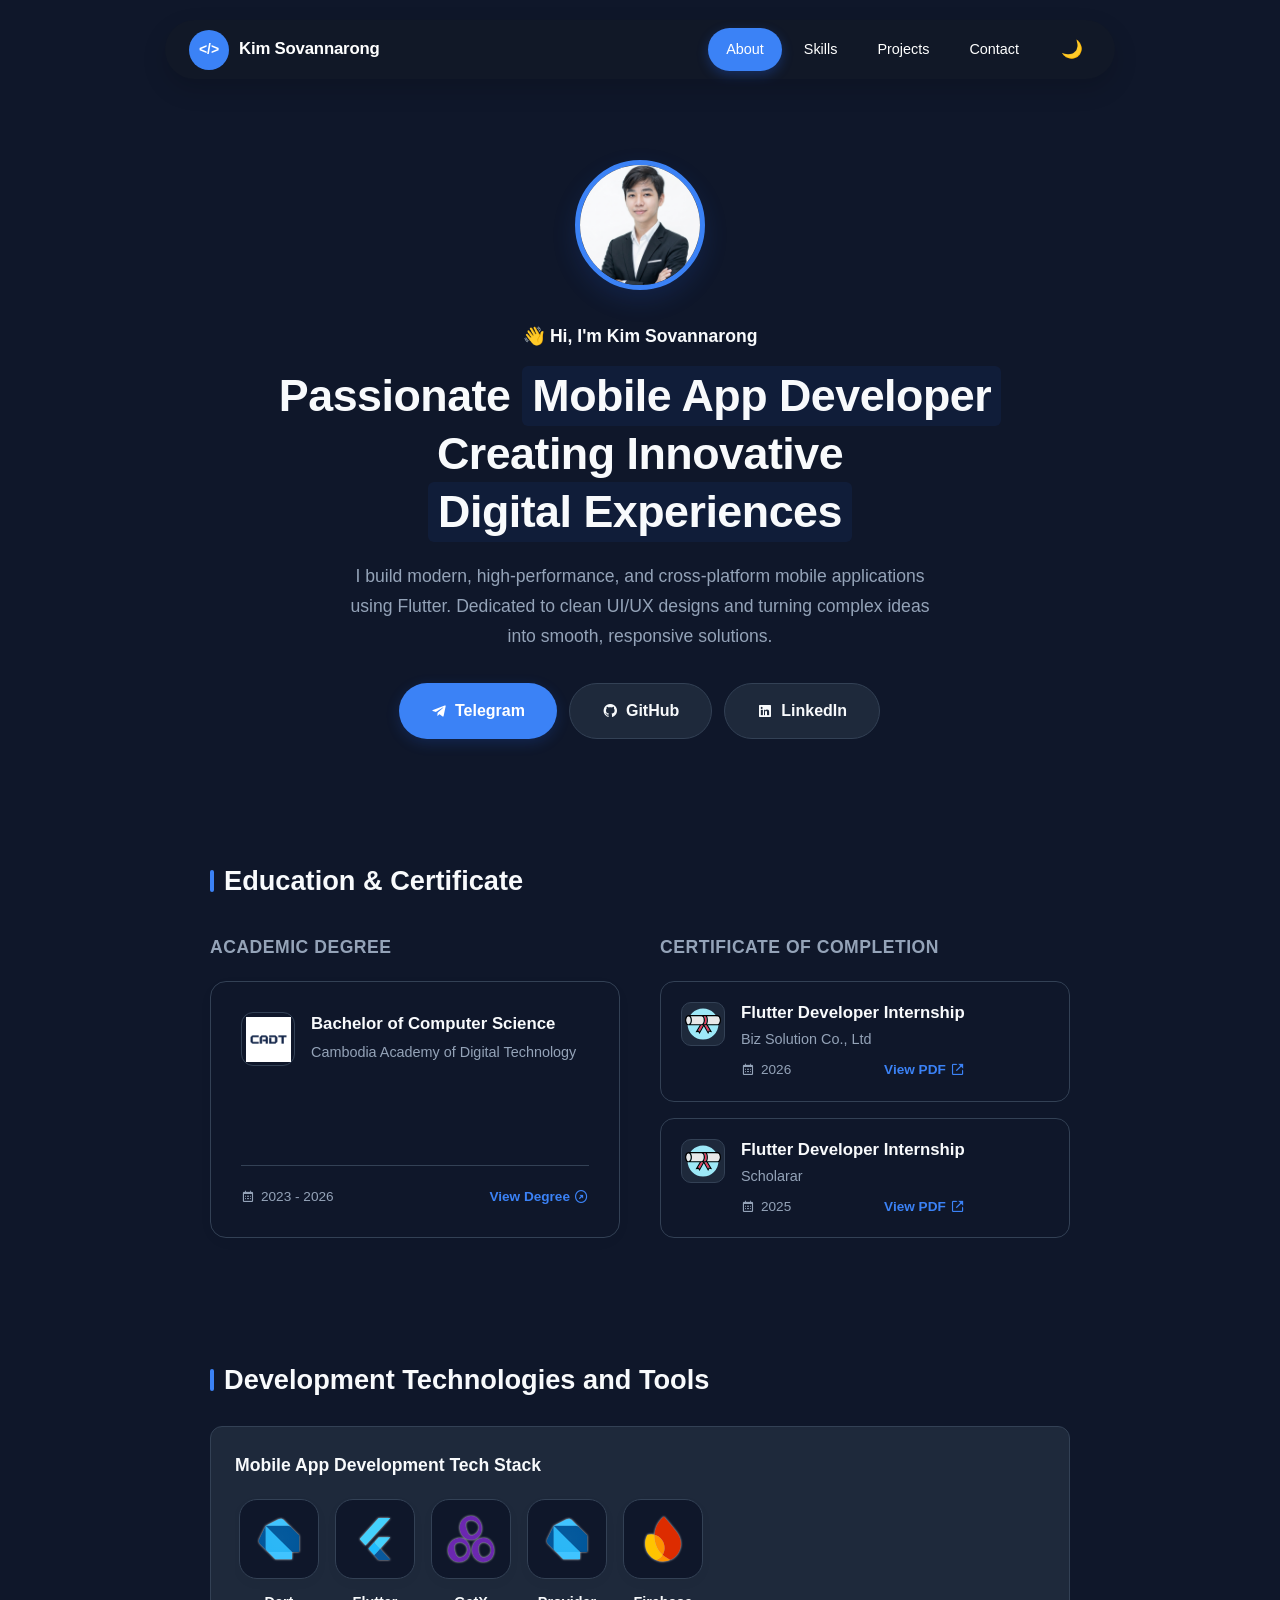
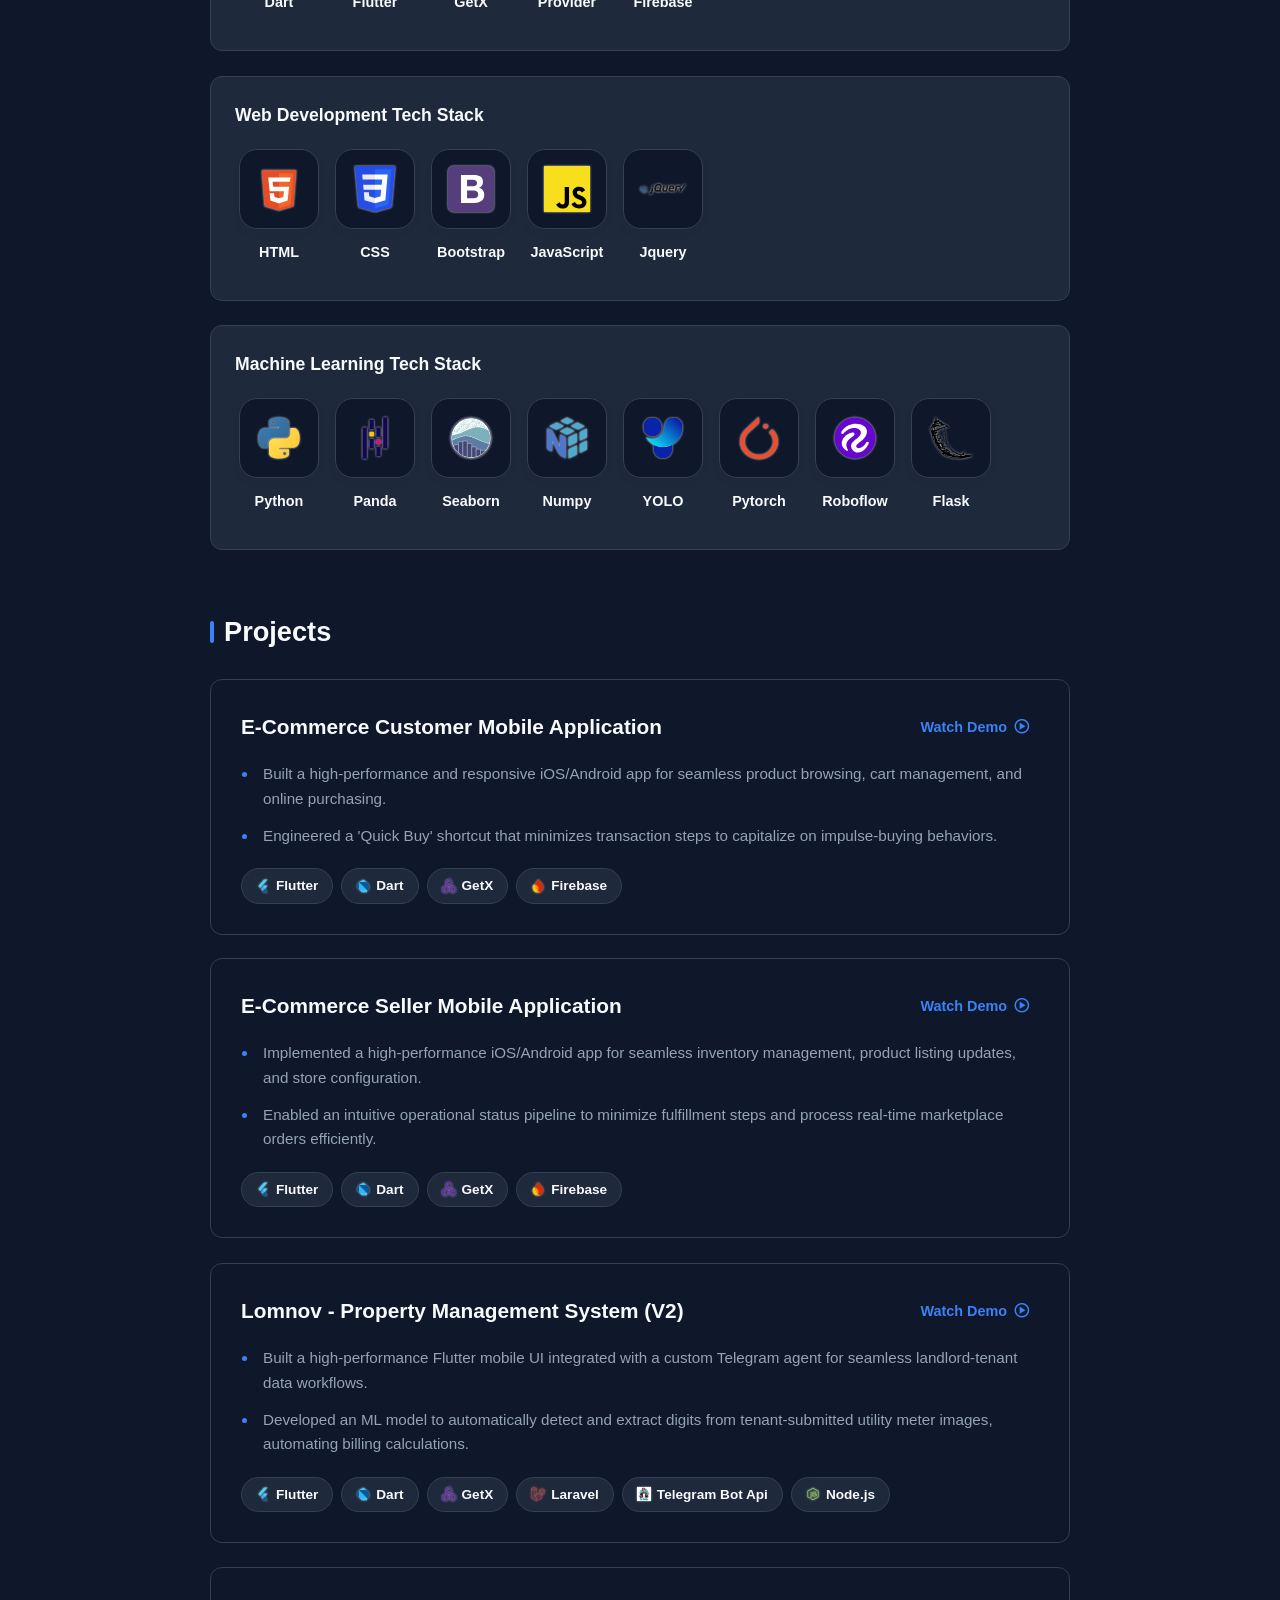
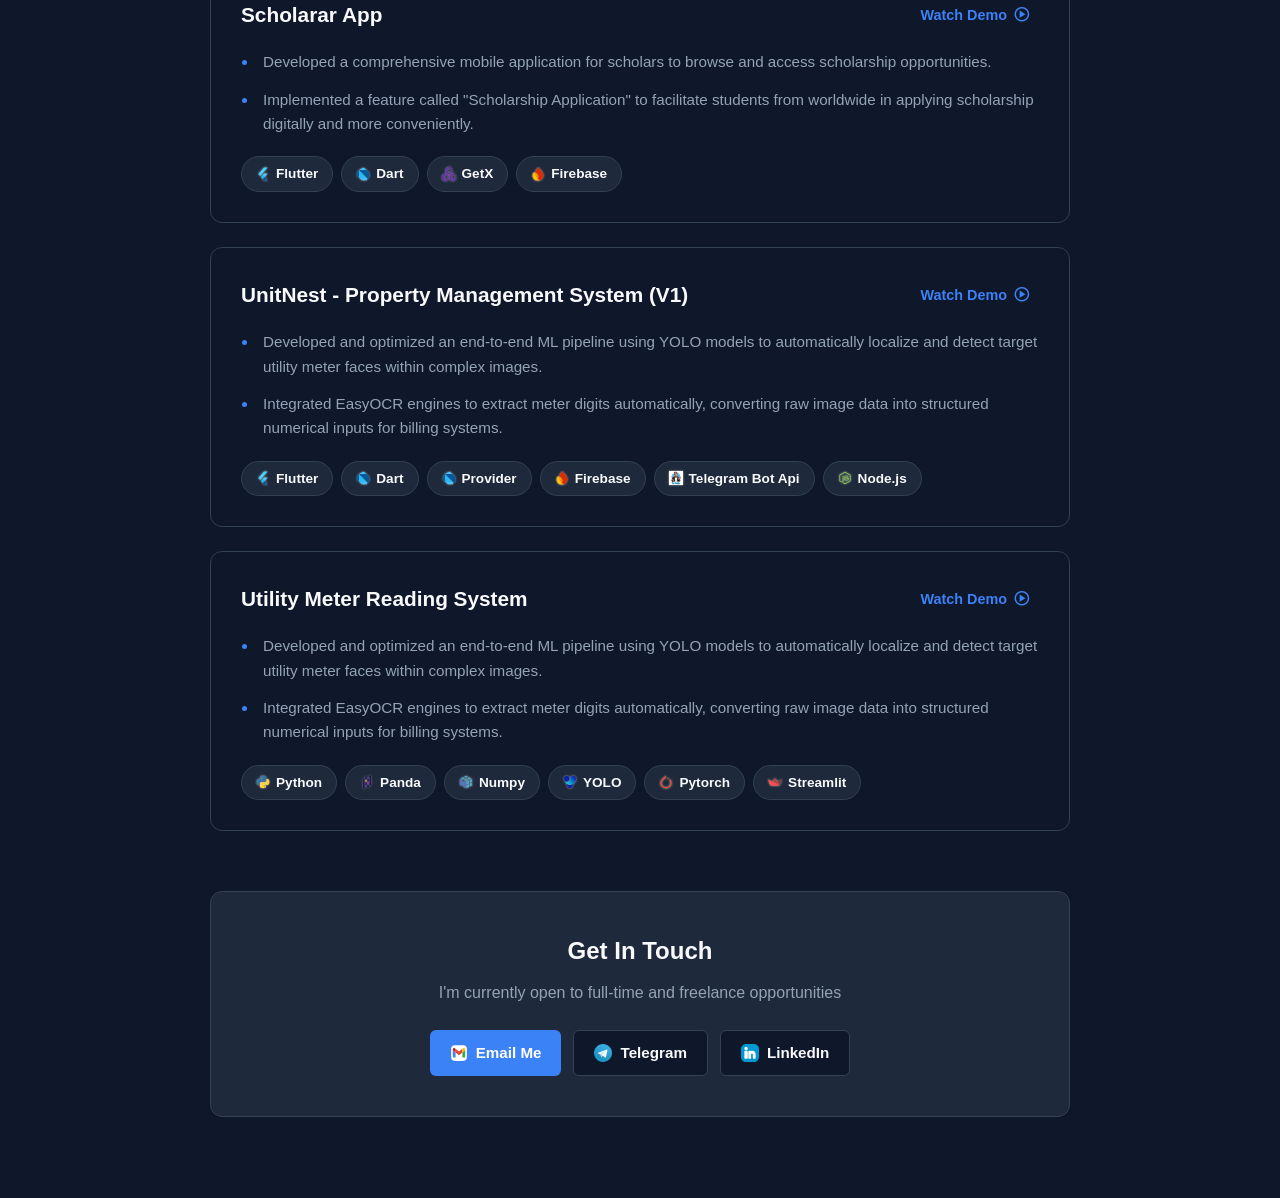
<file: index.html>
<!DOCTYPE html>
<html lang="en" data-theme="dark">

<head>
    <meta charset="UTF-8">
    <meta name="viewport" content="width=device-width, initial-scale=1.0">
    <title>Portfolio | Flutter Developer & ML Engineer</title>

    <link href="https://unpkg.com/boxicons@2.1.4/css/boxicons.min.css" rel="stylesheet">
    <link rel="stylesheet" href="style.css">
</head>

<body>

    <div class="nav-wrapper">
        <nav class="navbar">
            <a href="#home" class="nav-logo">
                <div class="logo-container">
                    <span class="logo-icon">&lt;/&gt;</span>
                    <span class="logo-text">Kim Sovannarong</span>
                </div>
            </a>

            <button class="hamburger-toggle" id="hamburgerToggle" aria-label="Toggle navigation menu">
                <span class="bar"></span>
                <span class="bar"></span>
                <span class="bar"></span>
            </button>

            <div class="nav-interactive-group" id="navMenu">
                <div class="nav-group">
                    <a href="#about" class="nav-item">About</a>
                    <a href="#skills" class="nav-item">Skills</a>
                    <a href="#projects" class="nav-item">Projects</a>
                    <a href="#contact" class="nav-item">Contact</a>
                </div>
                
                <button class="theme-toggle" id="themeBtn">🌙</button>
            </div>
        </nav>
    </div>

    <div class="container">
        <header id="about" class="section-target">
            <div class="hero-layout-centered">
                <div class="image-pane-centered animate-fade-up">
                    <img src="assets/logo/profile.png" alt="Kim Sovannarong" class="profile-circle">
                </div>

                <div class="greeting-badge reveal-horizontal slide-left">
                    👋 Hi, I'm Kim Sovannarong
                </div>

                <h1 class="headline-centered reveal-horizontal slide-left">
                    Passionate <span class="highlight-text">Mobile App Developer</span> <br>
                    Creating Innovative <span class="highlight-text">Digital Experiences</span>
                </h1>

                <p class="bio-centered reveal-horizontal slide-left delay-1">
                    I build modern, high-performance, and cross-platform mobile applications using Flutter.
                    Dedicated to clean UI/UX designs and turning complex ideas into smooth, responsive solutions.
                </p>

                <div class="action-centered reveal-horizontal slide-left delay-3">
                    <a href="https://t.me/RongRong26" target="_blank" class="btn btn-primary">
                        <i class="bx bxl-telegram"></i> Telegram
                    </a>
                    <a href="https://github.com/kimsovannarong" target="_blank" class="btn btn-secondary">
                        <i class="bx bxl-github"></i> GitHub
                    </a>
                    <a href="https://linkedin.com/in/kimsovannarong" target="_blank" class="btn btn-secondary">
                        <i class="bx bxl-linkedin-square"></i> LinkedIn
                    </a>
                </div>
            </div>
        </header>

        <section class="certifications-section" id="credentials">
            <h2 class="section-title reveal-horizontal slide-left">Education & Certificate</h2>
            <div class="cert-grid">
                <div class="cert-column-left reveal-horizontal slide-left">
                    <h3 class="column-subtitle">Academic Degree</h3>
                    <div class="degree-card">
                        <div class="degree-main-content">
                            <div class="degree-header">
                                <div class="institution-logo">
                                    <img src="assets/logo/cadt-logo.png" alt="University Logo" class="btn-img">
                                </div>
                                <div class="degree-title-block">
                                    <h4>Bachelor of Computer Science</h4>
                                    <span class="institution-name">Cambodia Academy of Digital Technology</span>
                                </div>
                            </div>
                        </div>

                        <div class="degree-footer">
                            <span class="cert-date"><i class="bx bx-calendar"></i> 2023 - 2026</span>
                            <a href="assets/certificates/bachelor-degree.pdf" target="_blank"
                                class="cert-view-link pdf-action-btn" data-available="false"
                                onclick="if(this.getAttribute('data-available') === 'false') { return false; }">
                                View Degree <i class="bx bx-right-top-arrow-circle"></i>
                            </a>
                        </div>
                    </div>
                </div>

                <div class="cert-column-right reveal-horizontal slide-left">
                    <h3 class="column-subtitle">Certificate of Completion</h3>
                    <div class="cert-stack">
                        <div class="mini-cert-card">
                            <div class="mini-cert-icon">
                                <img src="assets/logo/certificate-logo.svg" alt="Company Logo" class="btn-cert-img">
                            </div>
                            <div class="mini-cert-info">
                                <h5>Flutter Developer Internship</h5>
                                <p class="issuer-name">Biz Solution Co., Ltd</p>
                                <div class="mini-cert-footer">
                                    <span class="cert-date"><i class="bx bx-calendar"></i> 2026</span>
                                    <a href="assets/certificate/Biz-certi.pdf" target="_blank"
                                        class="cert-view-link pdf-action-btn" data-available="true">
                                        View PDF <i class="bx bx-link-external"></i>
                                    </a>
                                </div>
                            </div>
                        </div>

                        <div class="mini-cert-card">
                            <div class="mini-cert-icon">
                                <img src="assets/logo/certificate-logo.svg" alt="Certificate Logo" class="btn-cert-img">
                            </div>
                            <div class="mini-cert-info">
                                <h5>Flutter Developer Internship</h5>
                                <p class="issuer-name">Scholarar</p>
                                <div class="mini-cert-footer">
                                    <span class="cert-date"><i class="bx bx-calendar"></i> 2025</span>
                                    <a href="assets/certificate/scholarar_certi.png" target="_blank"
                                        class="cert-view-link pdf-action-btn" data-available="true">
                                        View PDF <i class="bx bx-link-external"></i>
                                    </a>
                                </div>
                            </div>
                        </div>
                    </div>
                </div>
            </div>
        </section>

        <section id="skills" class="section-target">
            <h2 class="reveal-horizontal slide-left">Development Technologies and Tools</h2>
            <div class="skills-container">
                
                <div class="skill-category-card reveal-horizontal slide-left">
                    <h3>Mobile App Development Tech Stack</h3>
                    <div class="scroll-track">
                        <div class="tech-box"><div class="logo-wrapper"><img src="assets/logo/dart-logo.svg" alt="Dart"></div><span class="tech-label">Dart</span></div>
                        <div class="tech-box"><div class="logo-wrapper"><img src="assets/logo/Google-flutter-logo.svg" alt="Flutter"></div><span class="tech-label">Flutter</span></div>
                        <div class="tech-box"><div class="logo-wrapper"><img src="assets/logo/GetX-logo.svg" alt="GetX"></div><span class="tech-label">GetX</span></div>
                        <div class="tech-box"><div class="logo-wrapper"><img src="assets/logo/dart-logo.svg" alt="Provider"></div><span class="tech-label">Provider</span></div>
                        <div class="tech-box"><div class="logo-wrapper"><img src="assets/logo/firebase-logo.svg" alt="Firebase"></div><span class="tech-label">Firebase</span></div>
                    </div>
                </div>

                <div class="skill-category-card reveal-horizontal slide-left">
                    <h3>Web Development Tech Stack</h3>
                    <div class="scroll-track">
                        <div class="tech-box"><div class="logo-wrapper"><img src="assets/logo/html-logo.svg" alt="HTML"></div><span class="tech-label">HTML</span></div>
                        <div class="tech-box"><div class="logo-wrapper"><img src="assets/logo/css-logo.svg" alt="CSS"></div><span class="tech-label">CSS</span></div>
                        <div class="tech-box"><div class="logo-wrapper"><img src="assets/logo/bootstrap-logo.svg" alt="Bootstrap"></div><span class="tech-label">Bootstrap</span></div>
                        <div class="tech-box"><div class="logo-wrapper"><img src="assets/logo/js-logo.svg" alt="JavaScript"></div><span class="tech-label">JavaScript</span></div>
                        <div class="tech-box"><div class="logo-wrapper"><img src="assets/logo/jquery-logo.svg" alt="Jquery"></div><span class="tech-label">Jquery</span></div>
                    </div>
                </div>

                <div class="skill-category-card reveal-horizontal slide-left">
                    <h3>Machine Learning Tech Stack</h3>
                    <div class="scroll-track">
                        <div class="tech-box"><div class="logo-wrapper"><img src="assets/logo/python-logo.svg" alt="Python"></div><span class="tech-label">Python</span></div>
                        <div class="tech-box"><div class="logo-wrapper"><img src="assets/logo/panda-logo.svg" alt="Panda"></div><span class="tech-label">Panda</span></div>
                        <div class="tech-box"><div class="logo-wrapper"><img src="assets/logo/seaborn-logo.svg" alt="Seaborn"></div><span class="tech-label">Seaborn</span></div>
                        <div class="tech-box"><div class="logo-wrapper"><img src="assets/logo/numpy-logo.svg" alt="Numpy"></div><span class="tech-label">Numpy</span></div>
                        <div class="tech-box"><div class="logo-wrapper"><img src="assets/logo/ultralyticsYOLO-logo.svg" alt="YOLO"></div><span class="tech-label">YOLO</span></div>
                        <div class="tech-box"><div class="logo-wrapper"><img src="assets/logo/pytorch-logo.svg" alt="Pytorch"></div><span class="tech-label">Pytorch</span></div>
                        <div class="tech-box"><div class="logo-wrapper"><img src="assets/logo/roboflow-logo.svg" alt="Roboflow"></div><span class="tech-label">Roboflow</span></div>
                        <div class="tech-box"><div class="logo-wrapper"><img src="assets/logo/flask-logo.svg" alt="Flask"></div><span class="tech-label">Flask</span></div>
                    </div>
                </div>
            </div>
        </section>

        <section id="projects" class="section-target">
            <h2 class="reveal-horizontal slide-left">Projects</h2>
            <div class="project-list">
                
                <div class="project-card reveal-horizontal slide-left">
                    <div class="project-header">
                        <div class="project-title">E-Commerce Customer Mobile Application</div>
                        <div class="project-links">
                            <button class="video-demo-btn" onclick="openVideoModal('https://www.youtube.com/embed/w0lxbeQW6gk?si=mCLv0cQkKJNId5C-')">
                                Watch Demo <i class="bx bx-play-circle"></i>
                            </button>
                        </div>
                    </div>
                    <ul class="project-description-list">
                        <li>Built a high-performance and responsive iOS/Android app for seamless product browsing, cart management, and online purchasing.</li>
                        <li>Engineered a 'Quick Buy' shortcut that minimizes transaction steps to capitalize on impulse-buying behaviors.</li>
                    </ul>
                    <div class="project-tags">
                        <span class="tag"><img src="assets/logo/Google-flutter-logo.svg" alt="Flutter" class="tag-icon"> Flutter</span>
                        <span class="tag"><img src="assets/logo/dart-logo.svg" alt="Dart" class="tag-icon"> Dart</span>
                        <span class="tag"><img src="assets/logo/GetX-logo.svg" alt="GetX" class="tag-icon"> GetX</span>
                        <span class="tag"><img src="assets/logo/firebase-logo.svg" alt="Firebase" class="tag-icon"> Firebase</span>
                    </div>
                </div>

                <div class="project-card reveal-horizontal slide-left">
                    <div class="project-header">
                        <div class="project-title">E-Commerce Seller Mobile Application</div>
                        <div class="project-links">
                            <button class="video-demo-btn" onclick="openVideoModal('https://www.youtube.com/embed/GGaX2WTSpHs?si=vc0wcoK5Y6s4qBen')">
                                Watch Demo <i class="bx bx-play-circle"></i>
                            </button>
                        </div>
                    </div>
                    <ul class="project-description-list">
                        <li>Implemented a high-performance iOS/Android app for seamless inventory management, product listing updates, and store configuration.</li>
                        <li>Enabled an intuitive operational status pipeline to minimize fulfillment steps and process real-time marketplace orders efficiently.</li>
                    </ul>
                    <div class="project-tags">
                        <span class="tag"><img src="assets/logo/Google-flutter-logo.svg" alt="Flutter" class="tag-icon"> Flutter</span>
                        <span class="tag"><img src="assets/logo/dart-logo.svg" alt="Dart" class="tag-icon"> Dart</span>
                        <span class="tag"><img src="assets/logo/GetX-logo.svg" alt="GetX" class="tag-icon"> GetX</span>
                        <span class="tag"><img src="assets/logo/firebase-logo.svg" alt="Firebase" class="tag-icon"> Firebase</span>
                    </div>
                </div>

                <div class="project-card reveal-horizontal slide-left">
                    <div class="project-header">
                        <div class="project-title">Lomnov - Property Management System (V2)</div>
                        <div class="project-links">
                            <button class="video-demo-btn" onclick="openVideoModal('https://www.youtube.com/embed/FrFkANKgZGY?si=7liMlDWf-g3NUESZ')">
                                Watch Demo <i class="bx bx-play-circle"></i>
                            </button>
                        </div>
                    </div>
                    <ul class="project-description-list">
                        <li>Built a high-performance Flutter mobile UI integrated with a custom Telegram agent for seamless landlord-tenant data workflows.</li>
                        <li>Developed an ML model to automatically detect and extract digits from tenant-submitted utility meter images, automating billing calculations.</li>
                    </ul>
                    <div class="project-tags">
                        <span class="tag"><img src="assets/logo/Google-flutter-logo.svg" alt="Flutter" class="tag-icon"> Flutter</span>
                        <span class="tag"><img src="assets/logo/dart-logo.svg" alt="Dart" class="tag-icon"> Dart</span>
                        <span class="tag"><img src="assets/logo/GetX-logo.svg" alt="GetX" class="tag-icon"> GetX</span>
                        <span class="tag"><img src="assets/logo/laravel-logo.svg" alt="Laravel" class="tag-icon"> Laravel</span>
                        <span class="tag"><img src="assets/logo/telegramBot-logo.svg" alt="Telegram Bot Api" class="tag-icon"> Telegram Bot Api</span>
                        <span class="tag"><img src="assets/logo/Node-logo.svg" alt="Node.js" class="tag-icon"> Node.js</span>
                    </div>
                </div>

                <div class="project-card reveal-horizontal slide-left">
                    <div class="project-header">
                        <div class="project-title">Scholarar App</div>
                        <div class="project-links">
                            <button class="video-demo-btn" onclick="openVideoModal('https://www.youtube.com/embed/oC0pljoUJJY?si=qQx_wf2zM-i3mXvL')">
                                Watch Demo <i class="bx bx-play-circle"></i>
                            </button>
                        </div>
                    </div>
                    <ul class="project-description-list">
                        <li>Developed a comprehensive mobile application for scholars to browse and access scholarship opportunities.</li>
                        <li>Implemented a feature called "Scholarship Application" to facilitate students from worldwide in applying scholarship digitally and more conveniently.</li>
                    </ul>
                    <div class="project-tags">
                        <span class="tag"><img src="assets/logo/Google-flutter-logo.svg" alt="Flutter" class="tag-icon"> Flutter</span>
                        <span class="tag"><img src="assets/logo/dart-logo.svg" alt="Dart" class="tag-icon"> Dart</span>
                        <span class="tag"><img src="assets/logo/GetX-logo.svg" alt="GetX" class="tag-icon"> GetX</span>
                        <span class="tag"><img src="assets/logo/firebase-logo.svg" alt="Firebase" class="tag-icon"> Firebase</span>
                    </div>
                </div>

                <div class="project-card reveal-horizontal slide-left">
                    <div class="project-header">
                        <div class="project-title">UnitNest - Property Management System (V1)</div>
                        <div class="project-links">
                            <button class="video-demo-btn" onclick="openVideoModal('https://www.youtube.com/embed/Kbxnub0kZTQ?si=lbGGmRAD9B3LKmHt')">
                                Watch Demo <i class="bx bx-play-circle"></i>
                            </button>
                        </div>
                    </div>
                    <ul class="project-description-list">
                        <li>Developed and optimized an end-to-end ML pipeline using YOLO models to automatically localize and detect target utility meter faces within complex images.</li>
                        <li>Integrated EasyOCR engines to extract meter digits automatically, converting raw image data into structured numerical inputs for billing systems.</li>
                    </ul>
                    <div class="project-tags">
                        <span class="tag"><img src="assets/logo/Google-flutter-logo.svg" alt="Flutter" class="tag-icon"> Flutter</span>
                        <span class="tag"><img src="assets/logo/dart-logo.svg" alt="Dart" class="tag-icon"> Dart</span>
                        <span class="tag"><img src="assets/logo/dart-logo.svg" alt="Provider" class="tag-icon"> Provider</span>
                        <span class="tag"><img src="assets/logo/firebase-logo.svg" alt="Firebase" class="tag-icon"> Firebase</span>
                        <span class="tag"><img src="assets/logo/telegramBot-logo.svg" alt="Telegram Bot Api" class="tag-icon"> Telegram Bot Api</span>
                        <span class="tag"><img src="assets/logo/Node-logo.svg" alt="Node.js" class="tag-icon"> Node.js</span>
                    </div>
                </div>

                <div class="project-card reveal-horizontal slide-left">
                    <div class="project-header">
                        <div class="project-title">Utility Meter Reading System</div>
                        <div class="project-links">
                            <button class="video-demo-btn" onclick="openVideoModal('https://www.youtube.com/embed/Kp9K-YCCN_k?si=7iuiWCtTfDfPHYcV')">
                                Watch Demo <i class="bx bx-play-circle"></i>
                            </button>
                        </div>
                    </div>
                    <ul class="project-description-list">
                        <li>Developed and optimized an end-to-end ML pipeline using YOLO models to automatically localize and detect target utility meter faces within complex images.</li>
                        <li>Integrated EasyOCR engines to extract meter digits automatically, converting raw image data into structured numerical inputs for billing systems.</li>
                    </ul>
                    <div class="project-tags">
                        <span class="tag"><img src="assets/logo/python-logo.svg" alt="Python" class="tag-icon"> Python</span>
                        <span class="tag"><img src="assets/logo/panda-logo.svg" alt="Panda" class="tag-icon"> Panda</span>
                        <span class="tag"><img src="assets/logo/numpy-logo.svg" alt="numpy" class="tag-icon"> Numpy</span>
                        <span class="tag"><img src="assets/logo/ultralyticsYOLO-logo.svg" alt="Ultralytics YOLO" class="tag-icon"> YOLO</span>
                        <span class="tag"><img src="assets/logo/pytorch-logo.svg" alt="Pytorch" class="tag-icon"> Pytorch</span>
                        <span class="tag"><img src="assets/logo/streamlit-logo.svg" alt="Streamlit" class="tag-icon"> Streamlit</span>
                    </div>
                </div>
            </div>
        </section>

        <section id="contact" class="section-target contact-section reveal-horizontal slide-left">
            <div class="contact-box">
                <h3>Get In Touch</h3>
                <p>I'm currently open to full-time and freelance opportunities</p>
                <div class="contact-action-row">
                    <a href="mailto:kimsovannarong590@gmail.com" class="c-btn c-btn-filled">
                        <img src="assets/logo/gmail-logo.svg" alt="Email" class="btn-icon"> Email Me
                    </a>
                    <a href="https://t.me/RongRong26" target="_blank" class="c-btn c-btn-outline">
                        <img src="assets/logo/telegram-logo.svg" alt="Telegram" class="btn-icon"> Telegram
                    </a>
                    <a href="https://www.linkedin.com/in/kimsovannarong" target="_blank" class="c-btn c-btn-outline">
                        <img src="assets/logo/linkedin-logo.svg" alt="LinkedIn" class="btn-icon"> LinkedIn
                    </a>
                </div>
            </div>
        </section>
    </div>

    <div id="videoModal" class="video-modal">
        <div class="video-modal-content">
            <span class="video-modal-close" onclick="closeVideoModal()">&times;</span>
            <div class="video-container" id="modalBody">
                <video id="modalVideo" controls>
                    <source src="" type="video/mp4">
                    Your browser does not support the video tag.
                </video>
            </div>
        </div>
    </div>

    <div id="comingSoonToast" class="toast-dialog">
        <div class="toast-content">
            <i class="bx bx-info-circle toast-icon"></i>
            <span>Document Coming Soon !!!</span>
        </div>
        <button class="toast-close-btn" onclick="closeToast()">&times;</button>
    </div>

    <script src="script.js"></script>
</body>
</html>
</file>
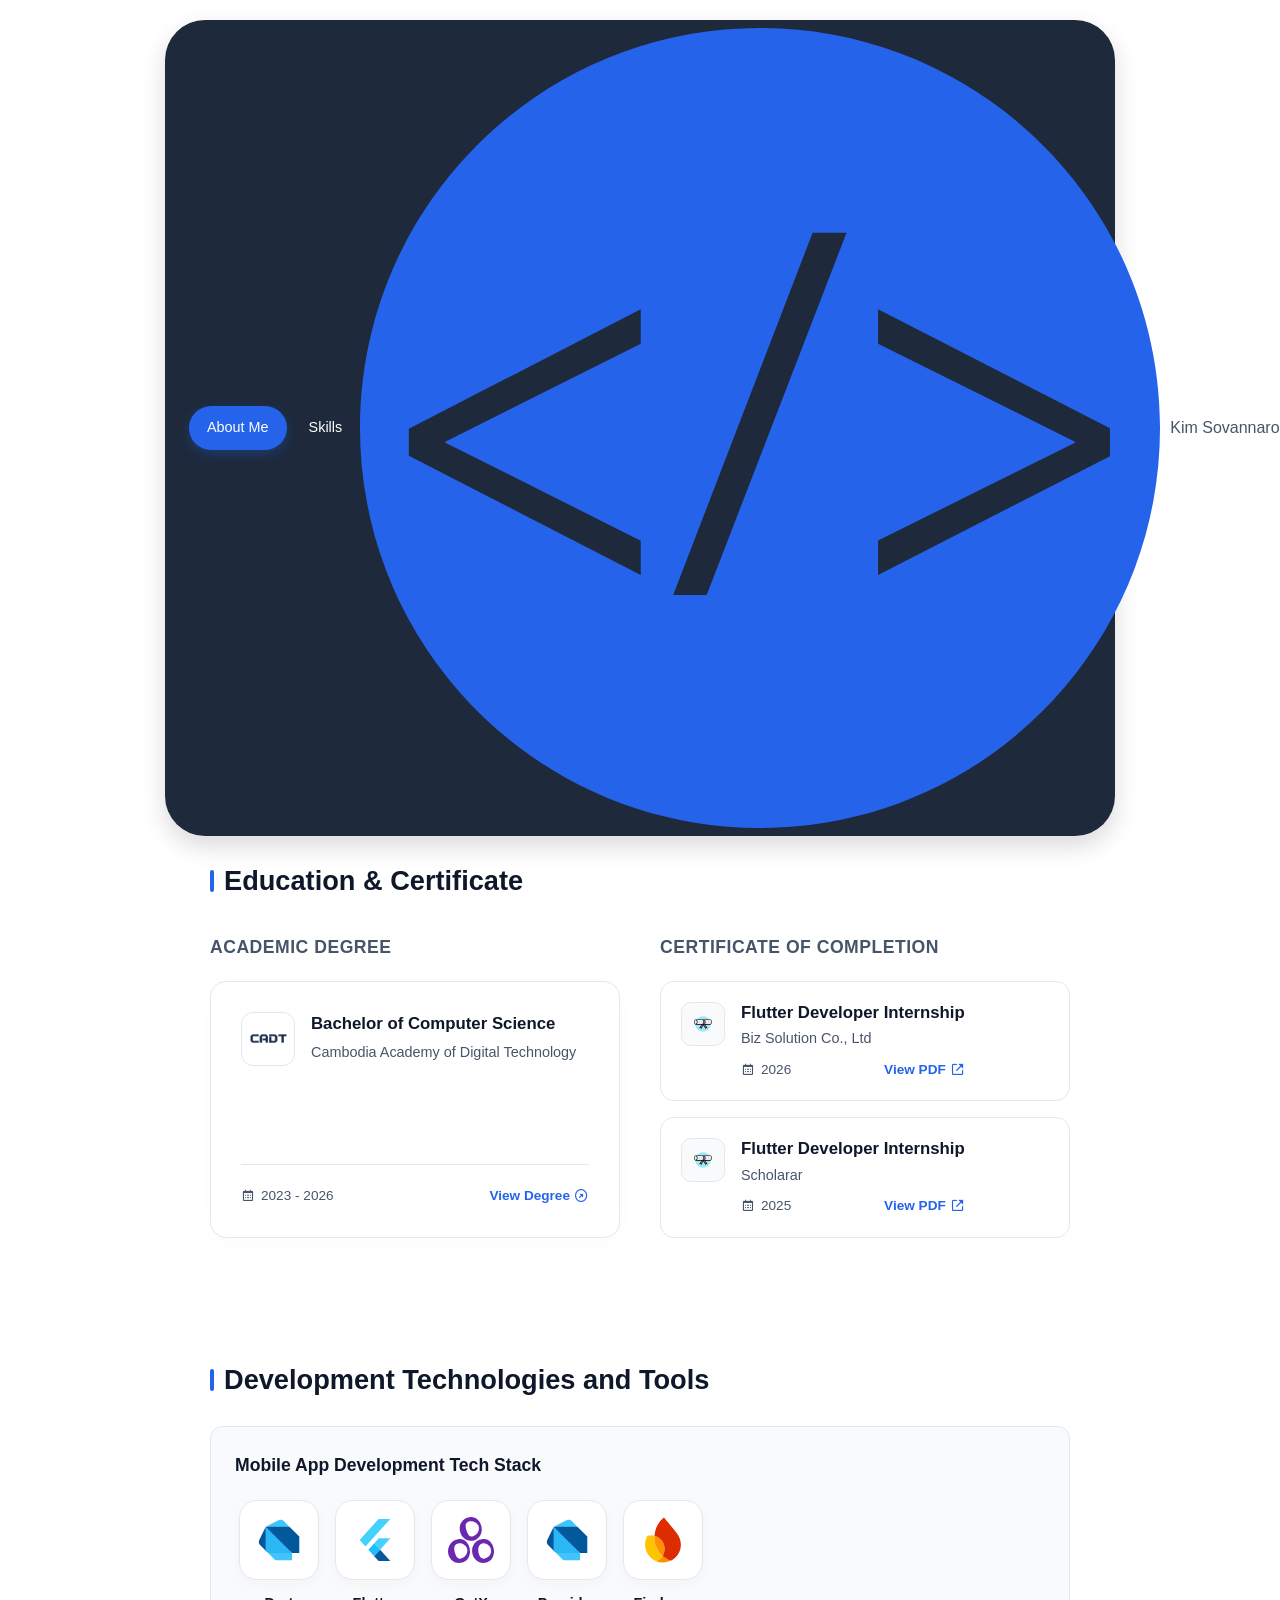
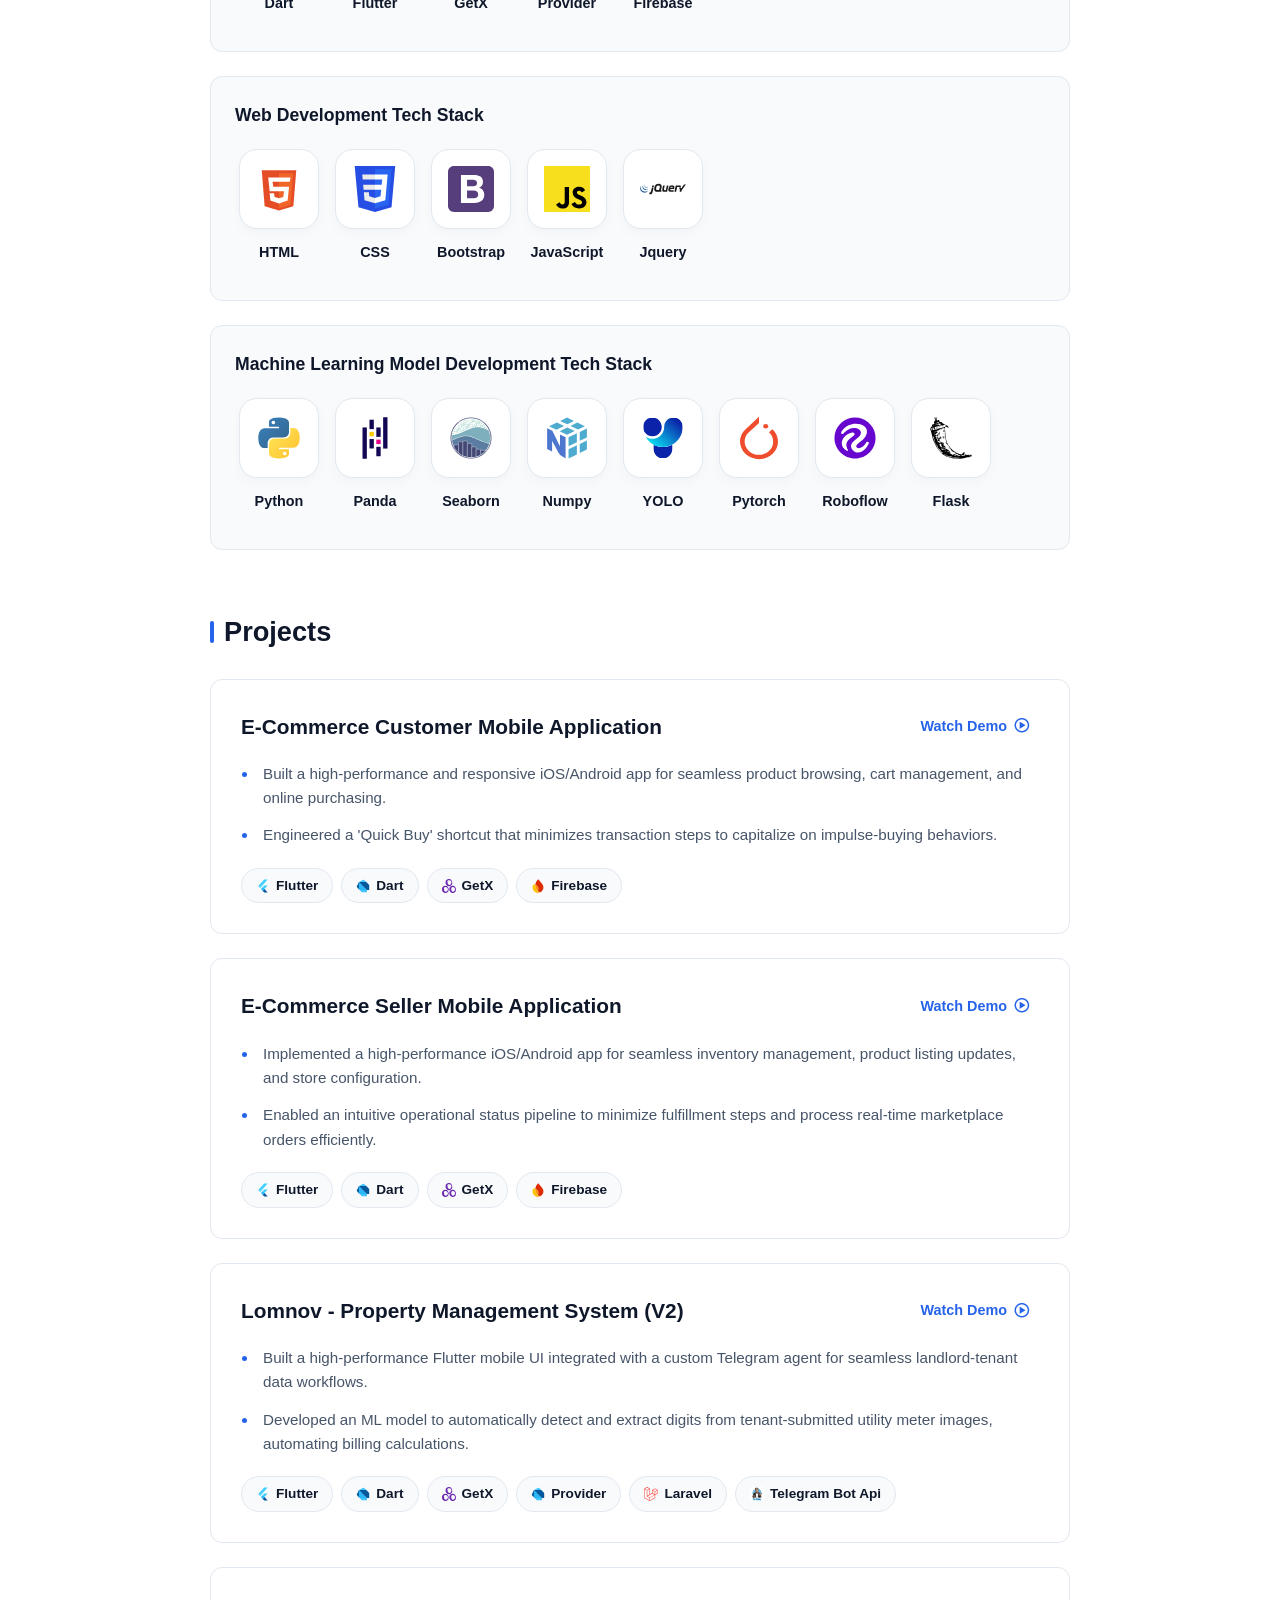
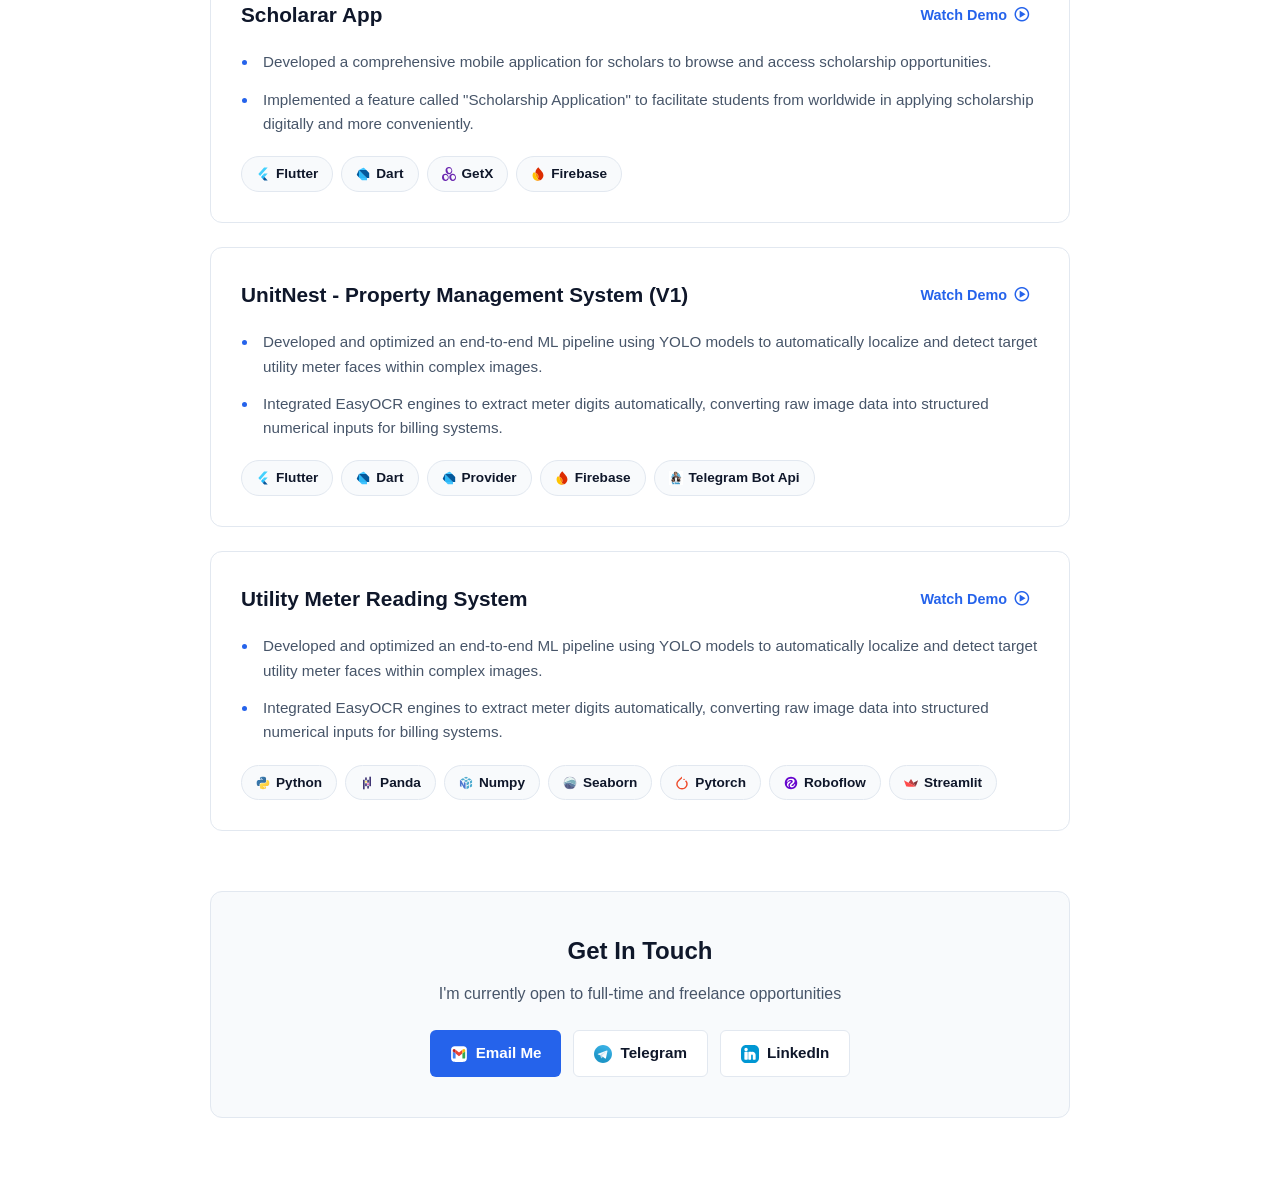
<file: portfolio.html>
<!DOCTYPE html>
<html lang="en">

<head>
    <meta charset="UTF-8">
    <meta name="viewport" content="width=device-width, initial-scale=1.0">
    <title>Portfolio | Flutter Developer & ML Engineer</title>

    <link href="https://unpkg.com/boxicons@2.1.4/css/boxicons.min.css" rel="stylesheet">
    <link rel="stylesheet" href="style.css">
</head>

<body>

    <div class="nav-wrapper">
        <nav class="navbar">
            <div class="nav-group">
                <a href="#about" class="nav-item active">About Me</a>
                <a href="#skills" class="nav-item">Skills</a>
            </div>

            <div class="nav-logo">
                <img src="assets/logo/coding-logo.svg" alt="Kim Sovannarong Logo" class="brand-logo-img">
                <span>Kim Sovannarong</span>
            </div>

            <div class="nav-group">
                <a href="#projects" class="nav-item">Projects</a>
                <a href="#contact" class="nav-item">Contact</a>
                <button class="theme-toggle" id="themeBtn" aria-label="Toggle Theme">🌙</button>
            </div>
        </nav>
    </div>

    <div class="container">
        <header id="about" class="section-target">
            <div class="hero-layout-centered">
                <div class="image-pane-centered">
                    <img src="assets/logo/profile.png" alt="Kim Sovannarong" class="profile-circle">
                </div>

                <div class="greeting-badge">
                    👋 Hi, I'm Kim Sovannarong
                </div>

                <h1 class="headline-centered">
                    Passionated <span class="highlight-text">Mobile App Developer</span> <br>
                    Creating Innovative <span class="highlight-text">Digital Experiences</span>
                </h1>

                <p class="bio-centered">
                    I build modern, high-performance and cross-platform mobile applications using Flutter.
                    Dedicated to clean UI/UX designs and turning complex ideas into smooth, responsive solutions.
                </p>

                <div class="action-centered">
                    <a href="https://t.me/RongRong26" target="_blank" class="btn btn-primary">
                        <i class="bx bxl-telegram"></i> Telegram
                    </a>
                    <a href="https://github.com/kimsovannarong" target="_blank" class="btn btn-secondary">
                        <i class="bx bxl-github"></i> GitHub
                    </a>
                    <a href="https://linkedin.com/in/kimsovannarong" target="_blank" class="btn btn-secondary">
                        <i class="bx bxl-linkedin-square"></i> LinkedIn
                    </a>
                </div>
            </div>
        </header>

        <section class="certifications-section" id="credentials">
            <h2 class="section-title">Education & Certificate</h2>
            <div class="cert-grid">
                <div class="cert-column-left">
                    <h3 class="column-subtitle">Academic Degree</h3>
                    <div class="degree-card">
                        <div class="degree-main-content">
                            <div class="degree-header">
                                <div class="institution-logo">
                                    <img src="assets/logo/cadt-logo.png" alt="University Logo" class="btn-img">
                                </div>
                                <div class="degree-title-block">
                                    <h4>Bachelor of Computer Science</h4>
                                    <span class="institution-name">Cambodia Academy of Digital Technology</span>
                                </div>
                            </div>
                        </div>

                        <div class="degree-footer">
                            <span class="cert-date"><i class="bx bx-calendar"></i> 2023 - 2026</span>
                            <a href="assets/certificates/bachelor-degree.pdf" target="_blank"
                                class="cert-view-link pdf-action-btn" data-available="false"
                                onclick="if(this.getAttribute('data-available') === 'false') { return false; }">
                                View Degree <i class="bx bx-right-top-arrow-circle"></i>
                            </a>
                        </div>
                    </div>
                </div>

                <div class="cert-column-right">
                    <h3 class="column-subtitle">Certificate of Completion</h3>
                    <div class="cert-stack">
                        <div class="mini-cert-card">
                            <div class="mini-cert-icon">
                                <img src="assets/logo/certificate-logo.svg" alt="Company Logo" class="btn-icon">
                            </div>
                            <div class="mini-cert-info">
                                <h5>Flutter Developer Internship</h5>
                                <p class="issuer-name">Biz Solution Co., Ltd</p>
                                <div class="mini-cert-footer">
                                    <span class="cert-date"><i class="bx bx-calendar"></i> 2026</span>
                                    <a href="assets/certificate/Biz-certi.pdf" target="_blank"
                                        class="cert-view-link pdf-action-btn" data-available="true"
                                        onclick="if(this.getAttribute('data-available') === 'false') { return false; }">
                                        View PDF <i class="bx bx-link-external"></i>
                                    </a>
                                </div>
                            </div>
                        </div>

                        <div class="mini-cert-card">
                            <div class="mini-cert-icon">
                                <img src="assets/logo/certificate-logo.svg" alt="Certificate Logo" class="btn-icon">
                            </div>
                            <div class="mini-cert-info">
                                <h5>Flutter Developer Internship</h5>
                                <p class="issuer-name">Scholarar</p>
                                <div class="mini-cert-footer">
                                    <span class="cert-date"><i class="bx bx-calendar"></i> 2025</span>
                                    <a href="assets/certificate/scholarar_certi.png" target="_blank"
                                        class="cert-view-link pdf-action-btn" data-available="true"
                                        onclick="if(this.getAttribute('data-available') === 'false') { return false; }">
                                        View PDF <i class="bx bx-link-external"></i>
                                    </a>
                                </div>
                            </div>
                        </div>
                    </div>
                </div>
            </div>
        </section>

        <section id="skills" class="section-target">
            <h2>Development Technologies and Tools</h2>
            <div class="skills-container">
                <div class="skill-category-card">
                    <h3>Mobile App Development Tech Stack</h3>
                    <div class="scroll-track">
                        <div class="tech-box">
                            <div class="logo-wrapper">
                                <img src="assets/logo/dart-logo.svg" alt="Dart Logo">
                            </div>
                            <span class="tech-label">Dart</span>
                        </div>
                        <div class="tech-box">
                            <div class="logo-wrapper">
                                <img src="assets/logo/Google-flutter-logo.svg" alt="Flutter Logo">
                            </div>
                            <span class="tech-label">Flutter</span>
                        </div>
                        <div class="tech-box">
                            <div class="logo-wrapper">
                                <img src="assets/logo/GetX-logo.svg" alt="GetX Logo">
                            </div>
                            <span class="tech-label">GetX</span>
                        </div>
                        <div class="tech-box">
                            <div class="logo-wrapper">
                                <img src="assets/logo/dart-logo.svg" alt="Provider Logo">
                            </div>
                            <span class="tech-label">Provider</span>
                        </div>
                        <div class="tech-box">
                            <div class="logo-wrapper">
                                <img src="assets/logo/firebase-logo.svg" alt="Firebase Logo">
                            </div>
                            <span class="tech-label">Firebase</span>
                        </div>
                    </div>
                </div>

                <div class="skill-category-card">
                    <h3>Web Development Tech Stack</h3>
                    <div class="scroll-track">
                        <div class="tech-box">
                            <div class="logo-wrapper">
                                <img src="assets/logo/html-logo.svg" alt="HTML Logo">
                            </div>
                            <span class="tech-label">HTML</span>
                        </div>
                        <div class="tech-box">
                            <div class="logo-wrapper">
                                <img src="assets/logo/css-logo.svg" alt="CSS Logo">
                            </div>
                            <span class="tech-label">CSS</span>
                        </div>
                        <div class="tech-box">
                            <div class="logo-wrapper">
                                <img src="assets/logo/bootstrap-logo.svg" alt="Bootstrap Logo">
                            </div>
                            <span class="tech-label">Bootstrap</span>
                        </div>
                        <div class="tech-box">
                            <div class="logo-wrapper">
                                <img src="assets/logo/js-logo.svg" alt="JavaScript Logo">
                            </div>
                            <span class="tech-label">JavaScript</span>
                        </div>
                        <div class="tech-box">
                            <div class="logo-wrapper">
                                <img src="assets/logo/jquery-logo.svg" alt="Jquery Logo">
                            </div>
                            <span class="tech-label">Jquery</span>
                        </div>
                    </div>
                </div>

                <div class="skill-category-card">
                    <h3>Machine Learning Model Development Tech Stack</h3>
                    <div class="scroll-track">
                        <div class="tech-box">
                            <div class="logo-wrapper">
                                <img src="assets/logo/python-logo.svg" alt="Python Logo">
                            </div>
                            <span class="tech-label">Python</span>
                        </div>
                        <div class="tech-box">
                            <div class="logo-wrapper">
                                <img src="assets/logo/panda-logo.svg" alt="Panda Logo">
                            </div>
                            <span class="tech-label">Panda</span>
                        </div>
                        <div class="tech-box">
                            <div class="logo-wrapper">
                                <img src="assets/logo/seaborn-logo.svg" alt="Seaborn Logo">
                            </div>
                            <span class="tech-label">Seaborn</span>
                        </div>
                        <div class="tech-box">
                            <div class="logo-wrapper">
                                <img src="assets/logo/numpy-logo.svg" alt="Numpy Logo">
                            </div>
                            <span class="tech-label">Numpy</span>
                        </div>
                        <div class="tech-box">
                            <div class="logo-wrapper">
                                <img src="assets/logo/ultralyticsYOLO-logo.svg" alt="Ultralytics Yolo Logo">
                            </div>
                            <span class="tech-label">YOLO</span>
                        </div>
                        <div class="tech-box">
                            <div class="logo-wrapper">
                                <img src="assets/logo/pytorch-logo.svg" alt="Roboflow Logo">
                            </div>
                            <span class="tech-label">Pytorch</span>
                        </div>
                        <div class="tech-box">
                            <div class="logo-wrapper">
                                <img src="assets/logo/roboflow-logo.svg" alt="Roboflow Logo">
                            </div>
                            <span class="tech-label">Roboflow</span>
                        </div>
                        <div class="tech-box">
                            <div class="logo-wrapper">
                                <img src="assets/logo/flask-logo.svg" alt="Flask Logo">
                            </div>
                            <span class="tech-label">Flask</span>
                        </div>
                    </div>
                </div>
            </div>
        </section>

        <section id="projects" class="section-target">
            <h2> Projects</h2>
            <div class="project-list">
                <div class="project-card">
                    <div class="project-header">
                        <div class="project-title">E-Commerce Customer Mobile Application</div>
                        <div class="project-links">
                            <button class="video-demo-btn" onclick="openVideoModal('https://www.youtube.com/embed/w0lxbeQW6gk?si=mCLv0cQkKJNId5C-')">
                                Watch Demo <i class="bx bx-play-circle"></i>
                            </button>
                        </div>
                    </div>
                    <ul class="project-description-list">
                        <li>Built a high-performance and responsive iOS/Android app for seamless product browsing, cart management, and online purchasing.</li>
                        <li>Engineered a 'Quick Buy' shortcut that minimizes transaction steps to capitalize on impulse-buying behaviors.</li>
                    </ul>
                    <div class="project-tags">
                        <span class="tag"><img src="assets/logo/Google-flutter-logo.svg" alt="Flutter" class="tag-icon"> Flutter</span>
                        <span class="tag"><img src="assets/logo/dart-logo.svg" alt="Dart" class="tag-icon"> Dart</span>
                        <span class="tag"><img src="assets/logo/GetX-logo.svg" alt="GetX" class="tag-icon"> GetX</span>
                        <span class="tag"><img src="assets/logo/firebase-logo.svg" alt="Firebase" class="tag-icon"> Firebase</span>
                    </div>
                </div>

                <div class="project-card">
                    <div class="project-header">
                        <div class="project-title">E-Commerce Seller Mobile Application</div>
                        <div class="project-links">
                            <button class="video-demo-btn" onclick="openVideoModal('https://www.youtube.com/embed/GGaX2WTSpHs?si=vc0wcoK5Y6s4qBen')">
                                Watch Demo <i class="bx bx-play-circle"></i>
                            </button>
                        </div>
                    </div>
                    <ul class="project-description-list">
                        <li>Implemented a high-performance iOS/Android app for seamless inventory management, product listing updates, and store configuration.</li>
                        <li>Enabled an intuitive operational status pipeline to minimize fulfillment steps and process real-time marketplace orders efficiently.</li>
                    </ul>
                    <div class="project-tags">
                        <span class="tag"><img src="assets/logo/Google-flutter-logo.svg" alt="Flutter" class="tag-icon"> Flutter</span>
                        <span class="tag"><img src="assets/logo/dart-logo.svg" alt="Dart" class="tag-icon"> Dart</span>
                        <span class="tag"><img src="assets/logo/GetX-logo.svg" alt="GetX" class="tag-icon"> GetX</span>
                        <span class="tag"><img src="assets/logo/firebase-logo.svg" alt="Firebase" class="tag-icon"> Firebase</span>
                    </div>
                </div>

                <div class="project-card">
                    <div class="project-header">
                        <div class="project-title">Lomnov - Property Management System (V2)</div>
                        <div class="project-links">
                            <button class="video-demo-btn" onclick="openVideoModal('https://www.youtube.com/embed/FrFkANKgZGY?si=7liMlDWf-g3NUESZ')">
                                Watch Demo <i class="bx bx-play-circle"></i>
                            </button>
                        </div>
                    </div>
                    <ul class="project-description-list">
                        <li>Built a high-performance Flutter mobile UI integrated with a custom Telegram agent for seamless landlord-tenant data workflows.</li>
                        <li>Developed an ML model to automatically detect and extract digits from tenant-submitted utility meter images, automating billing calculations.</li>
                    </ul>
                    <div class="project-tags">
                        <span class="tag"><img src="assets/logo/Google-flutter-logo.svg" alt="Flutter" class="tag-icon"> Flutter</span>
                        <span class="tag"><img src="assets/logo/dart-logo.svg" alt="Dart" class="tag-icon"> Dart</span>
                        <span class="tag"><img src="assets/logo/GetX-logo.svg" alt="GetX" class="tag-icon"> GetX</span>
                        <span class="tag"><img src="assets/logo/dart-logo.svg" alt="Dart" class="tag-icon"> Provider</span>
                        <span class="tag"><img src="assets/logo/laravel-logo.svg" alt="Laravel" class="tag-icon"> Laravel</span>
                        <span class="tag"><img src="assets/logo/telegramBot-logo.svg" alt="Telegram Bot Api" class="tag-icon"> Telegram Bot Api</span>
                    </div>
                </div>

                <div class="project-card">
                    <div class="project-header">
                        <div class="project-title">Scholarar App</div>
                        <div class="project-links">
                            <button class="video-demo-btn" onclick="openVideoModal('https://www.youtube.com/embed/oC0pljoUJJY?si=qQx_wf2zM-i3mXvL')">
                                Watch Demo <i class="bx bx-play-circle"></i>
                            </button>
                        </div>
                    </div>
                    <ul class="project-description-list">
                        <li>Developed a comprehensive mobile application for scholars to browse and access scholarship opportunities.</li>
                        <li>Implemented a feature called "Scholarship Application" to facilitate students from worldwide in applying scholarship digitally and more conveniently.</li>
                    </ul>
                    <div class="project-tags">
                        <span class="tag"><img src="assets/logo/Google-flutter-logo.svg" alt="Flutter" class="tag-icon"> Flutter</span>
                        <span class="tag"><img src="assets/logo/dart-logo.svg" alt="Dart" class="tag-icon"> Dart</span>
                        <span class="tag"><img src="assets/logo/GetX-logo.svg" alt="GetX" class="tag-icon"> GetX</span>
                        <span class="tag"><img src="assets/logo/firebase-logo.svg" alt="Firebase" class="tag-icon"> Firebase</span>
                    </div>
                </div>

                <div class="project-card">
                    <div class="project-header">
                        <div class="project-title">UnitNest - Property Management System (V1)</div>
                        <div class="project-links">
                            <button class="video-demo-btn" onclick="openVideoModal('https://www.youtube.com/embed/_4WnRARhxXo?si=hpcNKWWQp82ptz8z')">
                                Watch Demo <i class="bx bx-play-circle"></i>
                            </button>
                        </div>
                    </div>
                    <ul class="project-description-list">
                        <li>Developed and optimized an end-to-end ML pipeline using YOLO models to automatically localize and detect target utility meter faces within complex images.</li>
                        <li>Integrated EasyOCR engines to extract meter digits automatically, converting raw image data into structured numerical inputs for billing systems.</li>
                    </ul>
                    <div class="project-tags">
                        <span class="tag"><img src="assets/logo/Google-flutter-logo.svg" alt="Flutter" class="tag-icon"> Flutter</span>
                        <span class="tag"><img src="assets/logo/dart-logo.svg" alt="Dart" class="tag-icon"> Dart</span>
                        <span class="tag"><img src="assets/logo/dart-logo.svg" alt="Provider" class="tag-icon"> Provider</span>
                        <span class="tag"><img src="assets/logo/firebase-logo.svg" alt="Firebase" class="tag-icon"> Firebase</span>
                        <span class="tag"><img src="assets/logo/telegramBot-logo.svg" alt="Telegram Bot Api" class="tag-icon"> Telegram Bot Api</span>
                    </div>
                </div>

                <div class="project-card">
                    <div class="project-header">
                        <div class="project-title">Utility Meter Reading System</div>
                        <div class="project-links">
                            <button class="video-demo-btn" onclick="openVideoModal('https://www.youtube.com/embed/Kp9K-YCCN_k?si=7iuiWCtTfDfPHYcV')">
                                Watch Demo <i class="bx bx-play-circle"></i>
                            </button>
                        </div>
                    </div>
                    <ul class="project-description-list">
                        <li>Developed and optimized an end-to-end ML pipeline using YOLO models to automatically localize and detect target utility meter faces within complex images.</li>
                        <li>Integrated EasyOCR engines to extract meter digits automatically, converting raw image data into structured numerical inputs for billing systems.</li>
                    </ul>
                    <div class="project-tags">
                        <span class="tag"><img src="assets/logo/python-logo.svg" alt="Python" class="tag-icon"> Python</span>
                        <span class="tag"><img src="assets/logo/panda-logo.svg" alt="Panda" class="tag-icon"> Panda</span>
                        <span class="tag"><img src="assets/logo/numpy-logo.svg" alt="numpy" class="tag-icon"> Numpy</span>
                        <span class="tag"><img src="assets/logo/seaborn-logo.svg" alt="Seaborn" class="tag-icon"> Seaborn</span>
                        <span class="tag"><img src="assets/logo/pytorch-logo.svg" alt="Pytorch" class="tag-icon"> Pytorch</span>
                        <span class="tag"><img src="assets/logo/roboflow-logo.svg" alt="Roboflow" class="tag-icon"> Roboflow</span>
                        <span class="tag"><img src="assets/logo/streamlit-logo.svg" alt="Streamlit" class="tag-icon"> Streamlit</span>
                    </div>
                </div>
            </div>
        </section>

        <section id="contact" class="section-target contact-section">
            <div class="contact-box">
                <h3>Get In Touch</h3>
                <p>I'm currently open to full-time and freelance opportunities</p>
                <div class="contact-action-row">
                    <a href="mailto:kimsovannarong590@gmail.com" class="c-btn c-btn-filled">
                        <img src="assets/logo/gmail-logo.svg" alt="Email" class="btn-icon"> Email Me
                    </a>
                    <a href="https://t.me/RongRong26" target="_blank" class="c-btn c-btn-outline">
                        <img src="assets/logo/telegram-logo.svg" alt="Telegram" class="btn-icon"> Telegram
                    </a>
                    <a href="https://www.linkedin.com/in/kimsovannarong" target="_blank" class="c-btn c-btn-outline">
                        <img src="assets/logo/linkedin-logo.svg" alt="LinkedIn" class="btn-icon"> LinkedIn
                    </a>
                </div>
            </div>
        </section>
    </div>

    <div id="videoModal" class="video-modal">
        <div class="video-modal-content">
            <span class="video-modal-close" onclick="closeVideoModal()">&times;</span>
            <div class="video-container" id="modalBody">
                <video id="modalVideo" controls>
                    <source src="" type="video/mp4">
                    Your browser does not support the video tag.
                </video>
            </div>
        </div>
    </div>

    <div id="comingSoonToast" class="toast-dialog">
        <div class="toast-content">
            <i class="bx bx-info-circle toast-icon"></i>
            <span>Document Coming Soon !!!</span>
        </div>
        <button class="toast-close-btn" onclick="closeToast()">&times;</button>
    </div>

    <script src="script.js"></script>
</body>
</html>
</file>
<file: style.css>
/* ==========================================================================
   1. DESIGN SYSTEM VARIABLES (LIGHT/DARK MODES)
   ========================================================================== */
:root {
    /* --- Light Mode Core Palette --- */
    --bg-main: #FFFFFF;
    --bg-subtle: #F8FAFC;
    --navbar-bg: #1E293B;      /* Premium Dark Slate Navigation Bar */
    --accent-blue: #2563EB;    /* Main Accent Theme Blue */
    --text-dark: #0F172A;
    --text-muted: #475569;
    --text-light: #FFFFFF;
    --card-border: #E2E8F0;
}

[data-theme="dark"] {
    /* --- Dark Mode Core Palette --- */
    --bg-main: #0F172A;
    --bg-subtle: #1E293B;
    --navbar-bg: #111827;
    --accent-blue: #3B82F6;    /* Glowing Electric Blue for Dark Grid Sheets */
    --text-dark: #F8FAFC;
    --text-muted: #94A3B8;
    --card-border: #334155;
}

/* ==========================================================================
   2. SITE-WIDE RESET & BASE LAYOUT
   ========================================================================== */
* {
    box-sizing: border-box;
    margin: 0;
    padding: 0;
    font-family: -apple-system, BlinkMacSystemFont, "Segoe UI", Roboto, sans-serif;
    scroll-behavior: smooth; 
}

body {
    background-color: var(--bg-main);
    color: var(--text-muted);
    line-height: 1.6;
    transition: background-color 0.3s ease, color 0.3s ease;
}

.container {
    max-width: 900px;
    margin: 0 auto;
    padding: 160px 20px 80px 20px;
}

h2 {
    color: var(--text-dark);
    font-size: 1.7rem;
    margin: 60px 0 25px 0;
    font-weight: 700;
    display: flex;
    align-items: center;
    gap: 10px;
}

h2::before {
    content: '';
    display: inline-block;
    width: 4px;
    height: 22px;
    background-color: var(--accent-blue);
    border-radius: 2px;
}

/* ==========================================================================
   3. FLOATING PILL NAVIGATION BAR
   ========================================================================== */
/* ==========================================================================
   3. FLOATING PILL NAVIGATION BAR (RE-ENGINEERED RESPONSIVE)
   ========================================================================== */
.nav-wrapper {
    position: fixed;
    top: 20px;
    width: 100%;
    display: flex;
    justify-content: center;
    z-index: 1000;
    padding: 0 20px;
}

.navbar {
    background-color: var(--navbar-bg);
    display: flex;
    align-items: center;
    justify-content: space-between;
    padding: 8px 24px;
    border-radius: 40px; 
    width: 100%;
    max-width: 950px;
    box-shadow: 0 10px 25px rgba(0, 0, 0, 0.15);
    transition: background-color 0.3s ease, border-radius 0.3s ease;
}

.logo-container {
    display: inline-flex;
    align-items: center;
    font-family: sans-serif; /* Clean font for the logo */
    gap: 10px;               /* Space between the circle and your name */
  }

  .logo-icon {
    background-color: var(--accent-blue); /* Nice professional blue */
    color: white;              /* Makes the </> white */
    width: 40px;               /* Must match height */
    height: 40px;              /* Must match width */
    border-radius: 50%;        /* This makes it a perfect circle */
    
    /* Centering the </> perfectly inside the circle */
    display: inline-flex;
    align-items: center;
    justify-content: center;
    
    font-weight: bold;
    font-size: 14px;
  }

  /* Style for your name */
  .logo-text {
    font-weight: 700;
    font-size: 1.05rem;
    color: #ffffff;
    letter-spacing: -0.2px;
  }

/* --- Brand Positioning --- */
.nav-logo {
    display: flex;
    align-items: center;
    gap: 10px;
    text-decoration: none;
    flex-shrink: 0;
}

/* --- Interactive Group (Links + Theme Toggle Container) --- */
.nav-interactive-group {
    display: flex;
    align-items: center;
    gap: 16px;
}

.nav-group {
    display: flex;
    align-items: center;
    gap: 4px;
}

.nav-item {
    color: var(--text-light);
    text-decoration: none;
    padding: 10px 18px;
    font-size: 0.9rem;
    font-weight: 500;
    border-radius: 30px;
    transition: all 0.25s ease;
    white-space: nowrap;
}

.nav-item:hover {
    background-color: rgba(255, 255, 255, 0.1);
}

.nav-item.active {
    background-color: var(--accent-blue);
    color: var(--text-light);
    box-shadow: 0 4px 12px rgba(37, 99, 235, 0.3);
}

.theme-toggle {
    background: transparent;
    border: none;
    color: var(--text-light);
    cursor: pointer;
    padding: 8px;
    border-radius: 50%;
    display: flex;
    align-items: center;
    justify-content: center;
    font-size: 1.1rem;
    transition: background 0.2s;
}

.theme-toggle:hover {
    background: rgba(255, 255, 255, 0.1);
}

/* --- Hamburger Toggle Styles (Hidden Default on Desktop) --- */
.hamburger-toggle {
    display: none;
    flex-direction: column;
    justify-content: space-between;
    width: 22px;
    height: 16px;
    background: transparent;
    border: none;
    cursor: pointer;
    padding: 0;
    z-index: 1010;
}

.hamburger-toggle .bar {
    width: 100%;
    height: 2px;
    background-color: #ffffff;
    border-radius: 2px;
    transition: all 0.3s cubic-bezier(0.25, 0.8, 0.25, 1);
}

/* ==========================================================================
   MOBILE RESPONSIVE BREAKPOINT SWITCH (Under 768px Width)
   ========================================================================== */
@media (max-width: 768px) {
    .hamburger-toggle {
        display: flex; /* Show hamburger button */
    }

    /* Transform pill shape down into an accordion box when active on mobile */
    .navbar.mobile-expanded {
        border-radius: 20px;
    }

    /* Pull navigation layout down vertically inside absolute tracking area */
    .nav-interactive-group {
        position: absolute;
        top: 100%;
        left: 20px;
        right: 20px;
        margin-top: 10px;
        background-color: var(--navbar-bg);
        flex-direction: column;
        padding: 20px;
        border-radius: 16px;
        box-shadow: 0 10px 25px rgba(0, 0, 0, 0.2);
        gap: 20px;

        /* Standard closing behavior transitions */
        opacity: 0;
        visibility: hidden;
        transform: translateY(-10px);
        transition: transform 0.3s ease, opacity 0.3s ease, visibility 0.3s;
    }

    /* Active visibility selector */
    .nav-interactive-group.active {
        opacity: 1;
        visibility: visible;
        transform: translateY(0);
    }

    .nav-group {
        flex-direction: column;
        width: 100%;
        gap: 8px;
    }

    .nav-item {
        width: 100%;
        text-align: center;
        padding: 12px 0;
    }

    /* --- Hamburger Morphing Animations (Transforms bars into an "X") --- */
    .hamburger-toggle.active .bar:nth-child(1) {
        transform: translateY(7px) rotate(45deg);
    }

    .hamburger-toggle.active .bar:nth-child(2) {
        opacity: 0;
    }

    .hamburger-toggle.active .bar:nth-child(3) {
        transform: translateY(-7px) rotate(-45deg);
    }
}

/* ==========================================================================
   4. HERO PROFILE INTRO LAYOUT BLOCK (CENTERED CONFIGURATION)
   ========================================================================== */
.hero-layout-centered {
    display: flex;
    flex-direction: column;
    align-items: center;
    text-align: center;
    max-width: 800px;
    margin: 0 auto;
}

.image-pane-centered {
    margin-bottom: 24px;
}

.profile-circle {
    width: 130px;
    height: 130px;
    border-radius: 50%;
    object-fit: cover;
    border: 5px solid var(--accent-blue);
    box-shadow: 0 10px 25px rgba(37, 99, 235, 0.15);
}

.greeting-badge {
    font-size: 1.1rem;
    font-weight: 600;
    color: var(--text-dark);
    margin-bottom: 16px;
}

.headline-centered {
    font-size: 2.8rem;
    font-weight: 800;
    line-height: 1.25;
    color: var(--text-dark);
    margin-bottom: 20px;
    letter-spacing: -0.5px;
}

.highlight-text {
    background-color: rgba(37, 99, 235, 0.08); 
    padding: 2px 10px;
    border-radius: 6px;
    display: inline-block;
}

.bio-centered {
    font-size: 1.1rem;
    color: var(--text-muted);
    max-width: 600px;
    margin-bottom: 32px;
    line-height: 1.7;
}

.action-centered {
    display: flex;
    flex-wrap: wrap;
    gap: 12px;
    justify-content: center;
}

.btn {
    display: inline-flex;
    align-items: center;
    gap: 8px;
    padding: 14px 32px;
    border-radius: 30px;
    text-decoration: none;
    font-weight: 600;
    font-size: 1rem;
    transition: all 0.2s ease;
}

.btn-primary {
    background-color: var(--accent-blue);
    color: var(--text-light);
    box-shadow: 0 4px 14px rgba(37, 99, 235, 0.2);
}

.btn-primary:hover {
    transform: translateY(-2px);
    opacity: 0.9;
}

.btn-secondary {
    background-color: var(--bg-subtle);
    color: var(--text-dark);
    border: 1px solid var(--card-border);
}

.btn-secondary:hover {
    transform: translateY(-2px);
    background-color: var(--card-border);
}

/* ==========================================================================
   5. HORIZONTAL SCROLLING TECHNICAL STACK CARDS
   ========================================================================== */
.tech-box {
    display: flex;
    flex-direction: column;
    align-items: center;
    gap: 12px; 
    flex-shrink: 0;
}

.logo-wrapper {
    width: 80px;
    height: 80px;
    background-color: var(--bg-main);
    border: 1px solid var(--card-border);
    border-radius: 18px; 
    display: flex;
    align-items: center;
    justify-content: center;
    padding: 16px;
    box-shadow: 0 4px 12px rgba(0, 0, 0, 0.03);
    transition: all 0.25s ease;
}

.logo-wrapper img {
    width: 100%;
    height: 100%;
    object-fit: contain;
    transition: transform 0.25s ease;
}

.tech-label {
    font-weight: 600;
    font-size: 0.9rem;
    color: var(--text-dark);
    text-align: center;
}

.tech-box:hover .logo-wrapper {
    border-color: var(--accent-blue);
    transform: translateY(-4px);
    box-shadow: 0 8px 20px rgba(37, 99, 235, 0.1);
}

.tech-box:hover .logo-wrapper img {
    transform: scale(1.05);
}

[data-theme="dark"] .logo-wrapper img {
    filter: drop-shadow(0px 0px 1px rgba(255, 255, 255, 0.8));
}

.skills-container {
    display: flex;
    flex-direction: column;
    gap: 24px;
}

.skill-category-card {
    background-color: var(--bg-subtle);
    padding: 24px;
    border-radius: 12px;
    border: 1px solid var(--card-border);
}

.skill-category-card h3 {
    color: var(--text-dark);
    margin-bottom: 16px;
    font-size: 1.1rem;
    font-weight: 600;
}

.scroll-track {
    display: flex;
    gap: 16px;
    overflow-x: auto;
    padding: 4px 4px 12px 4px;
    scrollbar-width: thin;
    scrollbar-color: var(--card-border) transparent;
}

.scroll-track::-webkit-scrollbar {
    height: 6px;
}
.scroll-track::-webkit-scrollbar-track {
    background: transparent;
}
.scroll-track::-webkit-scrollbar-thumb {
    background-color: var(--card-border);
    border-radius: 10px;
}

.tech-pill {
    display: flex;
    align-items: center;
    gap: 10px;
    background-color: var(--bg-main);
    border: 1px solid var(--card-border);
    padding: 10px 20px;
    border-radius: 30px;
    flex-shrink: 0; 
    box-shadow: 0 4px 10px rgba(0, 0, 0, 0.02);
    transition: all 0.2s ease;
}

.tech-pill:hover {
    border-color: var(--accent-blue);
    transform: translateY(-2px);
}

.tech-pill i {
    font-size: 1.35rem;
    color: var(--accent-blue);
}

.tech-pill span {
    font-weight: 600;
    font-size: 0.95rem;
    color: var(--text-dark);
}

/* ==========================================================================
   6. FEATURED PROJECTS GRID & INTERACTIVE MODAL OVERLAY
   ========================================================================== */
.project-list {
    display: flex;
    flex-direction: column;
    gap: 24px;
}

.project-card {
    background-color: var(--bg-main);
    padding: 30px;
    border-radius: 12px;
    border: 1px solid var(--card-border);
    transition: all 0.2s ease;
}

.project-card:hover {
    transform: translateY(-3px);
    box-shadow: 0 12px 30px rgba(0, 0, 0, 0.04);
    border-color: var(--accent-blue);
}

.project-header {
    display: flex;
    justify-content: space-between;
    align-items: center;
    margin-bottom: 14px;
}

.project-title {
    color: var(--text-dark);
    font-size: 1.3rem;
    font-weight: 600;
}

.project-links a {
    color: var(--accent-blue);
    text-decoration: none;
    font-weight: 700;
    font-size: 0.9rem;
    display: inline-flex;
    align-items: center;
    gap: 4px;
}

.project-links a:hover {
    text-decoration: underline;
}

.video-demo-btn {
    background: none;
    border: none;
    color: var(--accent-blue);
    font-weight: 700;
    font-size: 0.9rem;
    display: inline-flex;
    align-items: center;
    gap: 6px;
    cursor: pointer;
    padding: 4px 8px;
    border-radius: 4px;
    transition: background 0.2s ease;
}

.video-demo-btn:hover {
    background-color: rgba(37, 99, 235, 0.08);
}

.video-demo-btn i {
    font-size: 1.1rem;
}

.project-tags {
    display: flex;
    flex-wrap: wrap;
    gap: 8px;
    margin-top: 20px;
}

.tag {
    display: inline-flex;
    align-items: center;
    gap: 6px;              
    background-color: var(--bg-subtle);
    border: 1px solid var(--card-border);
    padding: 6px 14px;         
    border-radius: 20px;
    font-size: 0.85rem;
    font-weight: 600;
    color: var(--text-dark);
    transition: all 0.2s ease;
}

.tag-icon {
    width: 14px;
    height: 14px;
    object-fit: contain;
}

[data-theme="dark"] .tag-icon {
    filter: drop-shadow(0px 0px 1px rgba(255, 255, 255, 0.6));
}

.tag:hover {
    border-color: var(--accent-blue);
    background-color: var(--bg-main);
}

/* --- Video Popup Window (Modal Overlay) --- */
.video-modal {
    display: none; 
    position: fixed;
    z-index: 2000; 
    top: 0;
    left: 0;
    width: 100%;
    height: 100%;
    background-color: rgba(15, 23, 42, 0.85); 
    backdrop-filter: blur(8px); 
    align-items: center;
    justify-content: center;
    opacity: 0;
    transition: opacity 0.3s ease;
}

/* SYNCHRONIZED CLASSIFICATION STATE: Triggers via active list toggle */
.video-modal.active {
    display: flex;
    opacity: 1;
}

.video-modal-content {
    position: relative;
    width: 92%;
    max-width: 850px; 
    background: #000;
    border-radius: 16px;
    overflow: hidden;
    box-shadow: 0 25px 50px -12px rgba(0, 0, 0, 0.5);
    padding: 10px;
}

.video-modal-close {
    position: absolute;
    top: 12px;
    right: 20px;
    color: #fff;
    font-size: 2.2rem;
    font-weight: bold;
    cursor: pointer;
    z-index: 2100;
    text-shadow: 0 2px 8px rgba(0,0,0,0.8);
    transition: transform 0.2s, color 0.2s;
}

.video-modal-close:hover {
    transform: scale(1.1);
    color: #3B82F6; 
}

.video-container {
    width: 100%;
    display: flex;
    justify-content: center;
    background: #000;
    margin-top: 30px;
}

.video-container video {
    width: 100%;
    max-height: 75vh; 
    display: block;
    object-fit: contain;
    border-radius: 8px;
}

/* ==========================================================================
   7. CONTACT FOOTER LAYOUT
   ========================================================================== */
.contact-section {
    margin-top: 60px;
}

.contact-box {
    background-color: var(--bg-subtle);
    border: 1px solid var(--card-border);
    border-radius: 12px;
    padding: 40px;
    text-align: center;
}

.contact-box h3 {
    color: var(--text-dark);
    font-size: 1.5rem;
    margin-bottom: 10px;
}

.contact-action-row {
    display: flex;
    flex-wrap: wrap;
    gap: 12px;
    justify-content: center;
    margin-top: 24px;
}

.c-btn {
    display: inline-flex;
    align-items: center;
    gap: 8px;
    padding: 10px 20px;
    border-radius: 6px;
    text-decoration: none;
    font-weight: 600;
    font-size: 0.95rem;
    transition: all 0.2s ease;
}

.c-btn-filled {
    background-color: var(--accent-blue);
    color: var(--text-light);
}

.c-btn-outline {
    background-color: var(--bg-main);
    color: var(--text-dark);
    border: 1px solid var(--card-border);
}

.c-btn-outline:hover {
    border-color: var(--accent-blue);
    color: var(--accent-blue);
}

/* --- Project Card Bullet Points Style --- */
.project-description-list {
    list-style-position: outside;
    margin: 16px 0 20px 0;      
    padding-left: 18px;         
    color: var(--text-muted);
    font-size: 0.95rem;
    line-height: 1.6;
    display: flex;
    flex-direction: column;
    gap: 10px;                  
}

.project-description-list li {
    padding-left: 4px;          
}

.project-description-list li::marker {
    color: var(--accent-blue);  
    font-size: 1.1rem;          
}

.btn-icon {
    width: 18px;          
    height: 18px;
    object-fit: contain;
    display: inline-block;
}

.btn-cert-img {
    width: 36px;          
    height: 36px;
    object-fit: contain;
    display: inline-block;
}

.btn-img {
    width: 45px;          
    height: 45px;
    object-fit: contain;
    display: inline-block;
}

/* ==========================================================================
   8. CREDENTIALS & CERTIFICATIONS SECTION
   ========================================================================== */
.certifications-section {
    padding: 60px 0;
    max-width: 1100px;
    margin: 0 auto;
}

.cert-grid {
    display: grid;
    grid-template-columns: 1fr 1fr; 
    gap: 40px;
    margin-top: 30px;
}

.cert-column-left,
.cert-column-right {
    display: flex;
    flex-direction: column;
    height: 100%;
}

.column-subtitle {
    font-size: 1.1rem;
    font-weight: 600;
    color: var(--text-muted);
    margin-bottom: 20px;
    text-transform: uppercase;
    letter-spacing: 0.5px;
}

/* --- Left Column: Big Degree Card --- */
.degree-card {
    background-color: var(--bg-main);
    border: 1px solid var(--card-border);
    border-radius: 16px;
    padding: 30px;
    height: 100%;
    display: flex;
    flex-direction: column;
    justify-content: space-between;
    box-shadow: 0 4px 20px rgba(0, 0, 0, 0.02);
    transition: transform 0.25s ease, border-color 0.25s ease;
}

.degree-header {
    display: flex;
    align-items: center;
    gap: 16px;
    margin-bottom: 20px;
}

.institution-logo {
    width: 54px;
    height: 54px;
    background-color: var(--bg-white);
    border-radius: 12px;
    display: flex;
    align-items: center;
    justify-content: center;
    padding: 10px;
    border: 1px solid var(--card-border);
}

.degree-title-block h4 {
    font-size: 1.05rem;
    color: var(--text-dark);
    margin-bottom: 4px;
    line-height: 1.3;
}

.institution-name {
    font-size: 0.9rem;
    color: var(--text-muted);
    margin-bottom: 6px;
}

.degree-details {
    color: var(--text-muted);
    font-size: 0.95rem;
    line-height: 1.6;
    margin-bottom: 24px;
}

.cert-date {
    display: inline-flex;
    align-items: center;
    gap: 6px;
    font-size: 0.85rem;
    color: var(--text-muted);
    font-weight: 500;
}

/* --- Right Column: Certifications Stack --- */
.cert-stack {
    display: flex;
    flex-direction: column;
    gap: 16px;
}

.mini-cert-card {
    display: flex;
    align-items: flex-start;
    gap: 16px;
    background-color: var(--bg-main);
    border: 1px solid var(--card-border);
    border-radius: 14px;
    padding: 20px;
    transition: all 0.25s ease;
}

.mini-cert-icon {
    width: 44px;
    height: 44px;
    background-color: var(--bg-subtle);
    border-radius: 10px;
    display: flex;
    align-items: center;
    justify-content: center;
    padding: 8px;
    border: 1px solid var(--card-border);
    flex-shrink: 0;
}

.mini-cert-info h5 {
    font-size: 1.05rem;
    color: var(--text-dark);
    margin-bottom: 4px;
    line-height: 1.3;
}

.issuer-name {
    font-size: 0.9rem;
    color: var(--text-muted);
    margin-bottom: 6px;
}

/* --- Interactive Hover Effects --- */
.degree-card:hover,
.mini-cert-card:hover {
    border-color: var(--accent-blue);
    transform: translateY(-2px);
    box-shadow: 0 8px 24px rgba(37, 99, 235, 0.04);
}

/* --- Responsive Layout Breakpoint --- */
@media (max-width: 868px) {
    .cert-grid {
        grid-template-columns: 1fr; 
        gap: 30px;
    }
}

/* --- Footers alignment configurations --- */
.degree-footer {
    display: flex;
    align-items: center;
    justify-content: space-between; 
    margin-top: auto; 
    padding-top: 20px;
    border-top: 1px solid var(--card-border);
}

.mini-cert-footer {
    display: flex;
    align-items: center;
    justify-content: space-between; 
    gap: 16px;
    margin-top: 8px;
}

/* --- Interactive View Buttons Styles --- */
.cert-view-btn {
    display: inline-flex;
    align-items: center;
    gap: 6px;
    background-color: var(--bg-subtle);
    border: 1px solid var(--card-border);
    padding: 8px 16px;
    border-radius: 8px;
    font-size: 0.85rem;
    font-weight: 600;
    color: var(--text-dark);
    text-decoration: none;
    transition: all 0.2s ease;
}

.cert-view-btn i {
    font-size: 1.1rem;
}

.cert-view-btn:hover {
    background-color: var(--accent-blue);
    border-color: var(--accent-blue);
    color: #ffffff;
    transform: translateY(-1px);
}

.cert-view-link {
    display: inline-flex;
    align-items: center;
    gap: 4px;
    font-size: 0.85rem;
    font-weight: 600;
    color: var(--accent-blue);
    text-decoration: none;
    transition: color 0.2s ease;
}

.cert-view-link i {
    font-size: 0.95rem;
}

.cert-view-link:hover {
    text-decoration: underline;
    opacity: 0.85;
}

/* --- Modal Background Overlay --- */
.cert-modal {
    display: none; 
    position: fixed;
    z-index: 2000; 
    left: 0;
    top: 0;
    width: 100%;
    height: 100%;
    background-color: rgba(0, 0, 0, 0.4); 
    backdrop-filter: blur(4px); 
    align-items: center;
    justify-content: center;
}

.cert-modal.active {
    display: flex;
}

/* --- Modal Content Box --- */
.cert-modal-content {
    background-color: #fbf8f3; 
    border: 1px solid rgba(0, 0, 0, 0.08);
    padding: 32px;
    border-radius: 20px;
    max-width: 400px;
    width: 90%;
    text-align: center;
    box-shadow: 0 20px 40px rgba(0, 0, 0, 0.15);
    animation: modalScaleUp 0.3s cubic-bezier(0.34, 1.56, 0.64, 1);
}

@keyframes modalScaleUp {
    from { transform: scale(0.9); opacity: 0; }
    to { transform: scale(1); opacity: 1; }
}

.modal-icon-box {
    font-size: 3rem;
    color: #2563eb; 
    margin-bottom: 16px;
}

.cert-modal-content h3 {
    font-size: 1.4rem;
    color: #2d1e18;
    margin-bottom: 10px;
}

.cert-modal-content p {
    font-size: 0.95rem;
    color: #8c766b;
    line-height: 1.5;
    margin-bottom: 24px;
}

.modal-close-btn {
    background-color: #2563eb;
    color: #ffffff;
    border: none;
    padding: 10px 24px;
    font-weight: 600;
    border-radius: 8px;
    cursor: pointer;
    font-size: 0.9rem;
    transition: background-color 0.2s ease;
}

.modal-close-btn:hover {
    background-color: #1d4ed8;
}

/* --- Bottom Right Toast Dialog --- */
.toast-dialog {
    position: fixed;
    bottom: 24px;
    right: 24px;
    z-index: 9999; 
    
    background-color: var(--accent-blue, #2563eb); 
    color: #ffffff !important;
    
    display: flex;
    align-items: center;
    justify-content: space-between;
    gap: 16px;
    
    padding: 14px 20px;
    border-radius: 8px;
    box-shadow: 0 8px 24px rgba(37, 99, 235, 0.25);
    
    visibility: hidden;
    opacity: 0;
    transform: translateY(40px);
    transition: transform 0.3s cubic-bezier(0.34, 1.56, 0.64, 1), opacity 0.3s ease, visibility 0.3s;
}

.toast-dialog.show {
    visibility: visible;
    opacity: 1;
    transform: translateY(0);
}

.toast-content {
    display: flex;
    align-items: center;
    gap: 10px;
    font-weight: 600;
    font-size: 0.95rem;
    letter-spacing: 0.2px;
}

.toast-icon {
    font-size: 1.25rem;
}

.toast-close-btn {
    background: none;
    border: none;
    color: rgba(255, 255, 255, 0.8);
    font-size: 1.4rem;
    cursor: pointer;
    padding: 0;
    line-height: 1;
    transition: color 0.2s ease;
}

.toast-close-btn:hover {
    color: #ffffff;
}

.modal-video-wrapper {
    position: relative;
    padding-bottom: 56.25%; 
    height: 0;
    overflow: hidden;
    width: 100%;
}

.modal-video-wrapper iframe {
    position: absolute;
    top: 0;
    left: 0;
    width: 100%;
    height: 100%;
}

/* --- Core Animation Keyframes --- */
@keyframes fadeInUp {
    from {
        opacity: 0;
        transform: translateY(24px);
    }
    to {
        opacity: 1;
        transform: translateY(0);
    }
}

/* --- Utility Class to Apply Anywhere --- */
.animate-fade-up {
    opacity: 0; /* Base state before animation triggers */
    animation: fadeInUp 0.8s cubic-bezier(0.16, 1, 0.3, 1) forwards;
}

/* --- Staggered Delays for a Premium Sequence --- */
.delay-1 { animation-delay: 150ms; }
.delay-2 { animation-delay: 300ms; }
.delay-3 { animation-delay: 450ms; }

/* Element is hidden by default down the page */
.reveal-on-scroll {
    opacity: 0;
    transform: translateY(30px);
    transition: opacity 0.8s cubic-bezier(0.16, 1, 0.3, 1), 
                transform 0.8s cubic-bezier(0.16, 1, 0.3, 1);
    will-change: transform, opacity; /* Optimizes GPU rendering rendering paths */
}

/* Element pops into place smoothly when this class is appended */
.reveal-on-scroll.revealed {
    opacity: 1;
    transform: translateY(0);
}


/* --- Horizontal Scroll Reveal Setup --- */
.reveal-horizontal {
    opacity: 0;
    will-change: transform, opacity;
    transition: opacity 0.9s cubic-bezier(0.16, 1, 0.3, 1), 
                transform 0.9s cubic-bezier(0.16, 1, 0.3, 1);
}

/* Base starting points (hidden off-screen) */
.reveal-horizontal.slide-left {
    transform: translateX(-40px); /* Slides in from the left */
}

.reveal-horizontal.slide-right {
    transform: translateX(40px);  /* Slides in from the right */
}

/* --- Active State (Triggered by JavaScript) --- */
.reveal-horizontal.active {
    opacity: 1;
    transform: translateX(0);
}

/* Staggered entry timing for items next to each other */
.delay-1 { transition-delay: 100ms; }
.delay-2 { transition-delay: 200ms; }
.delay-3 { transition-delay: 300ms; }
.delay-4 { transition-delay: 400ms; }
</file>
